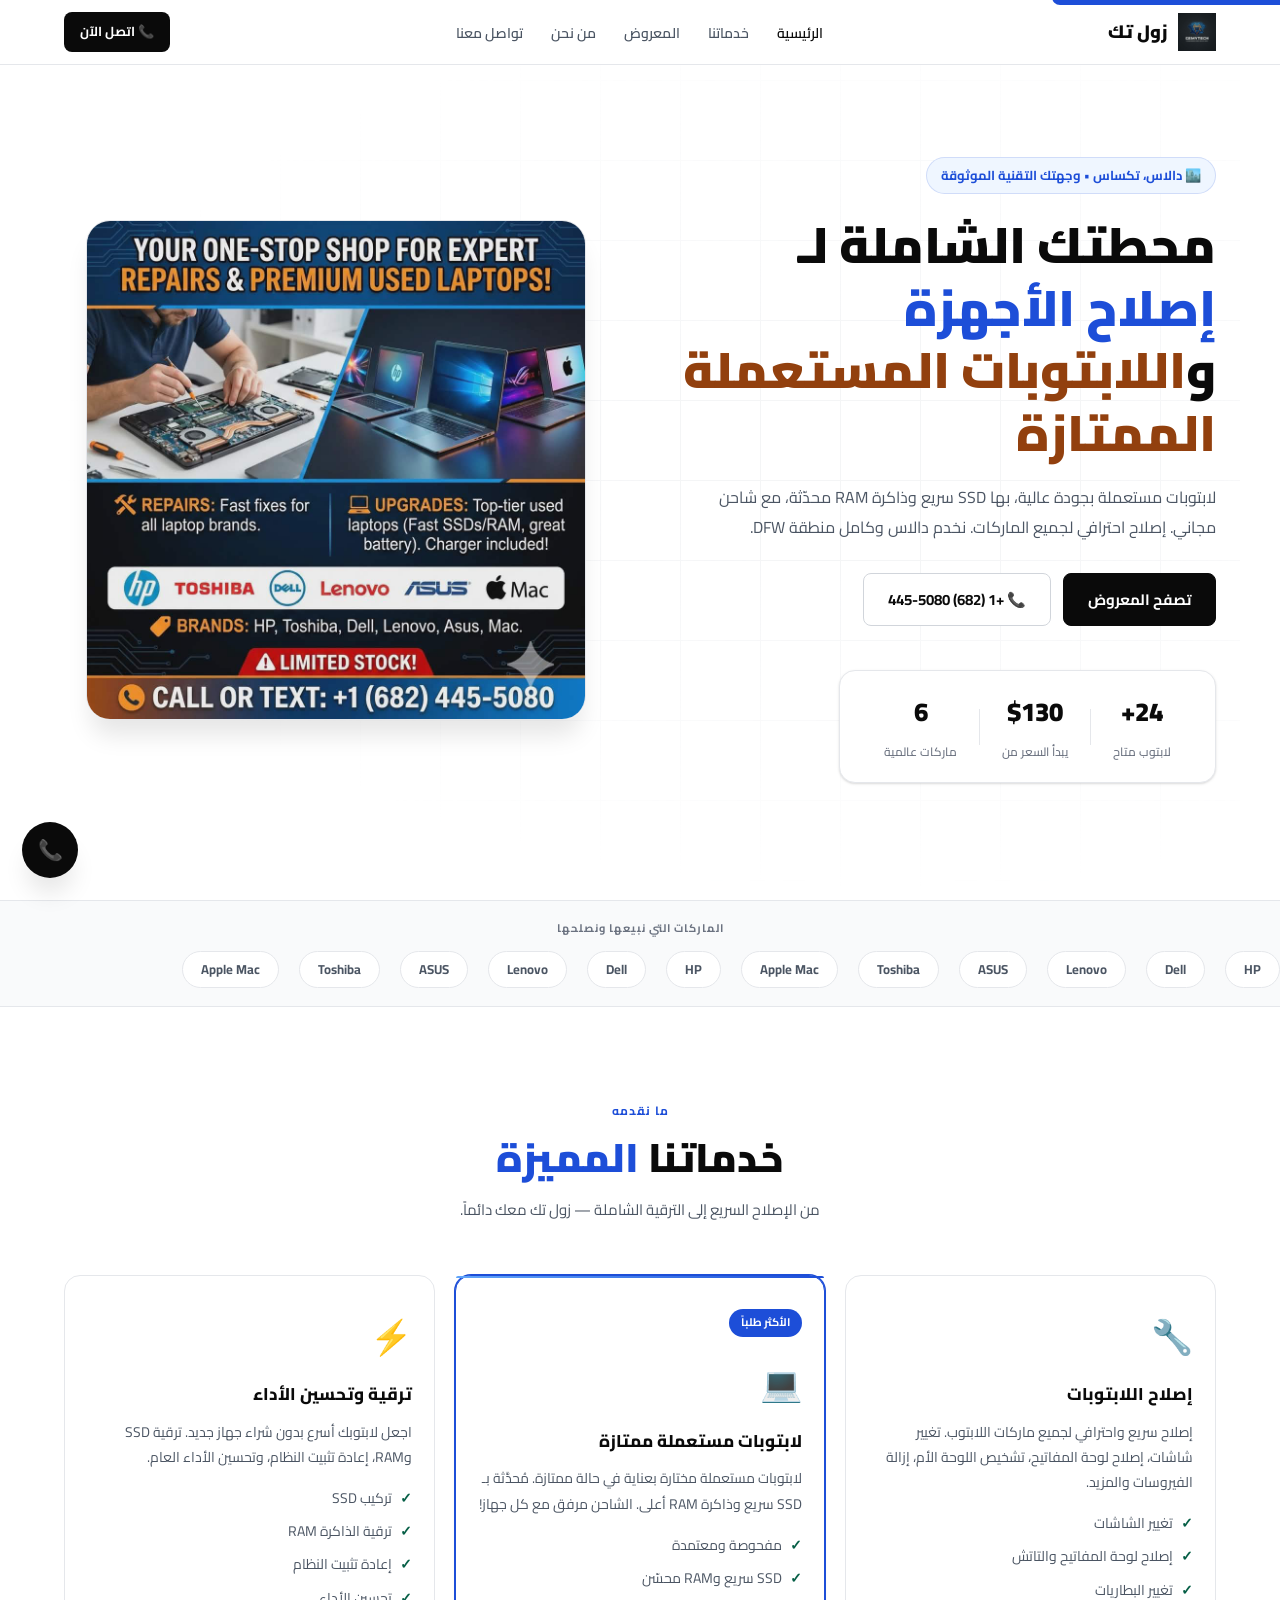
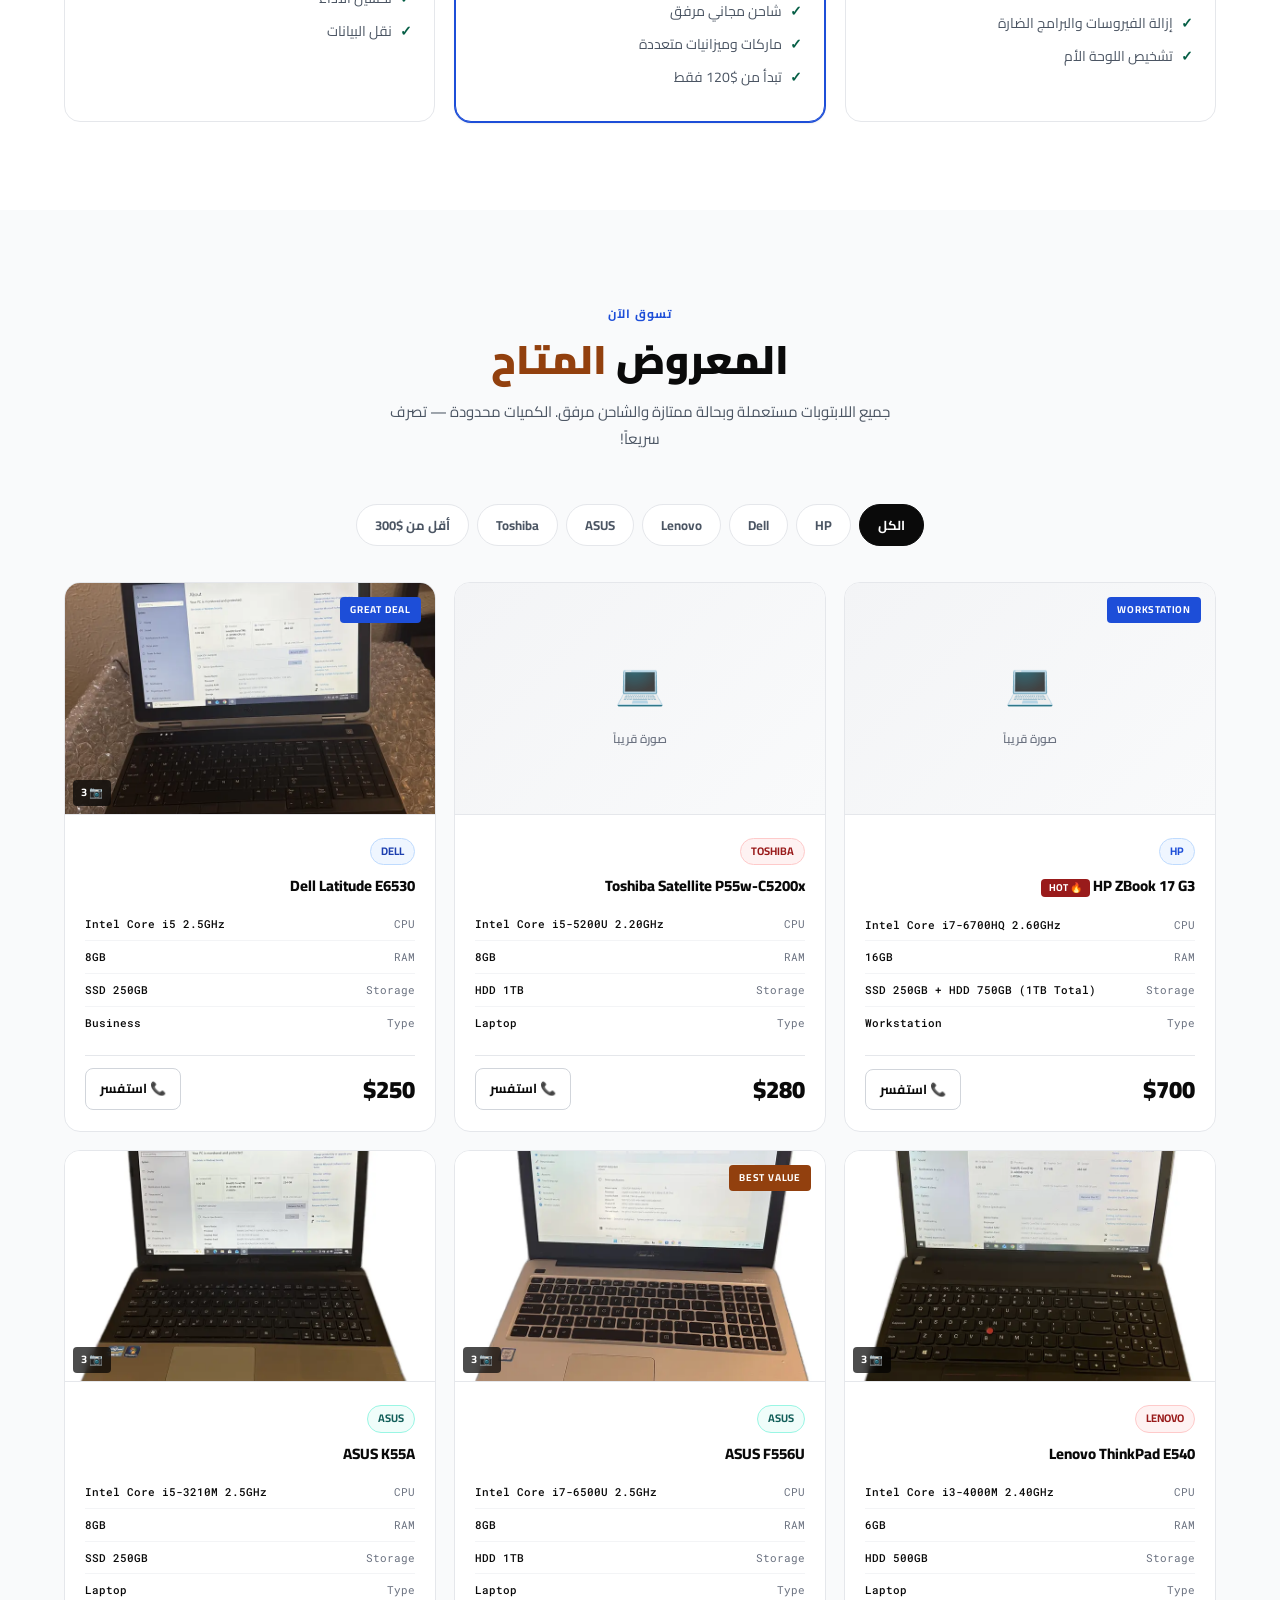
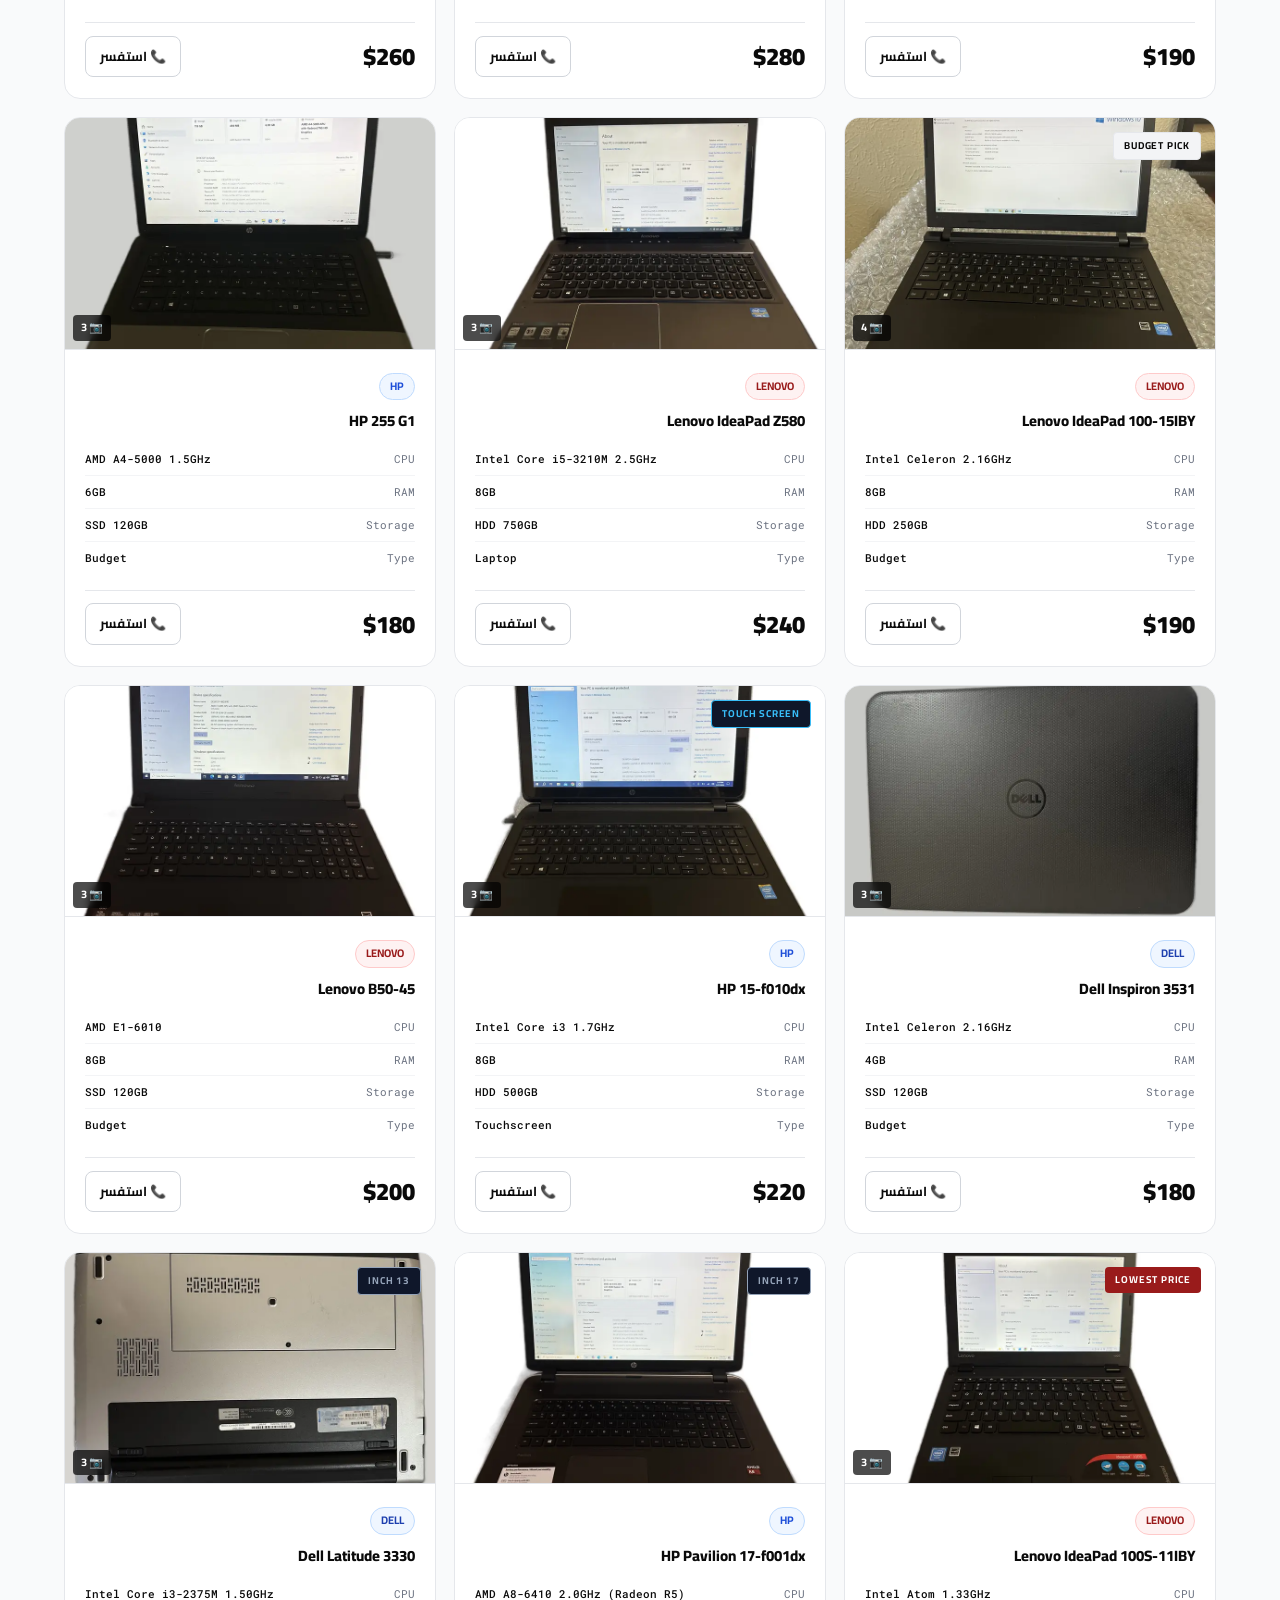
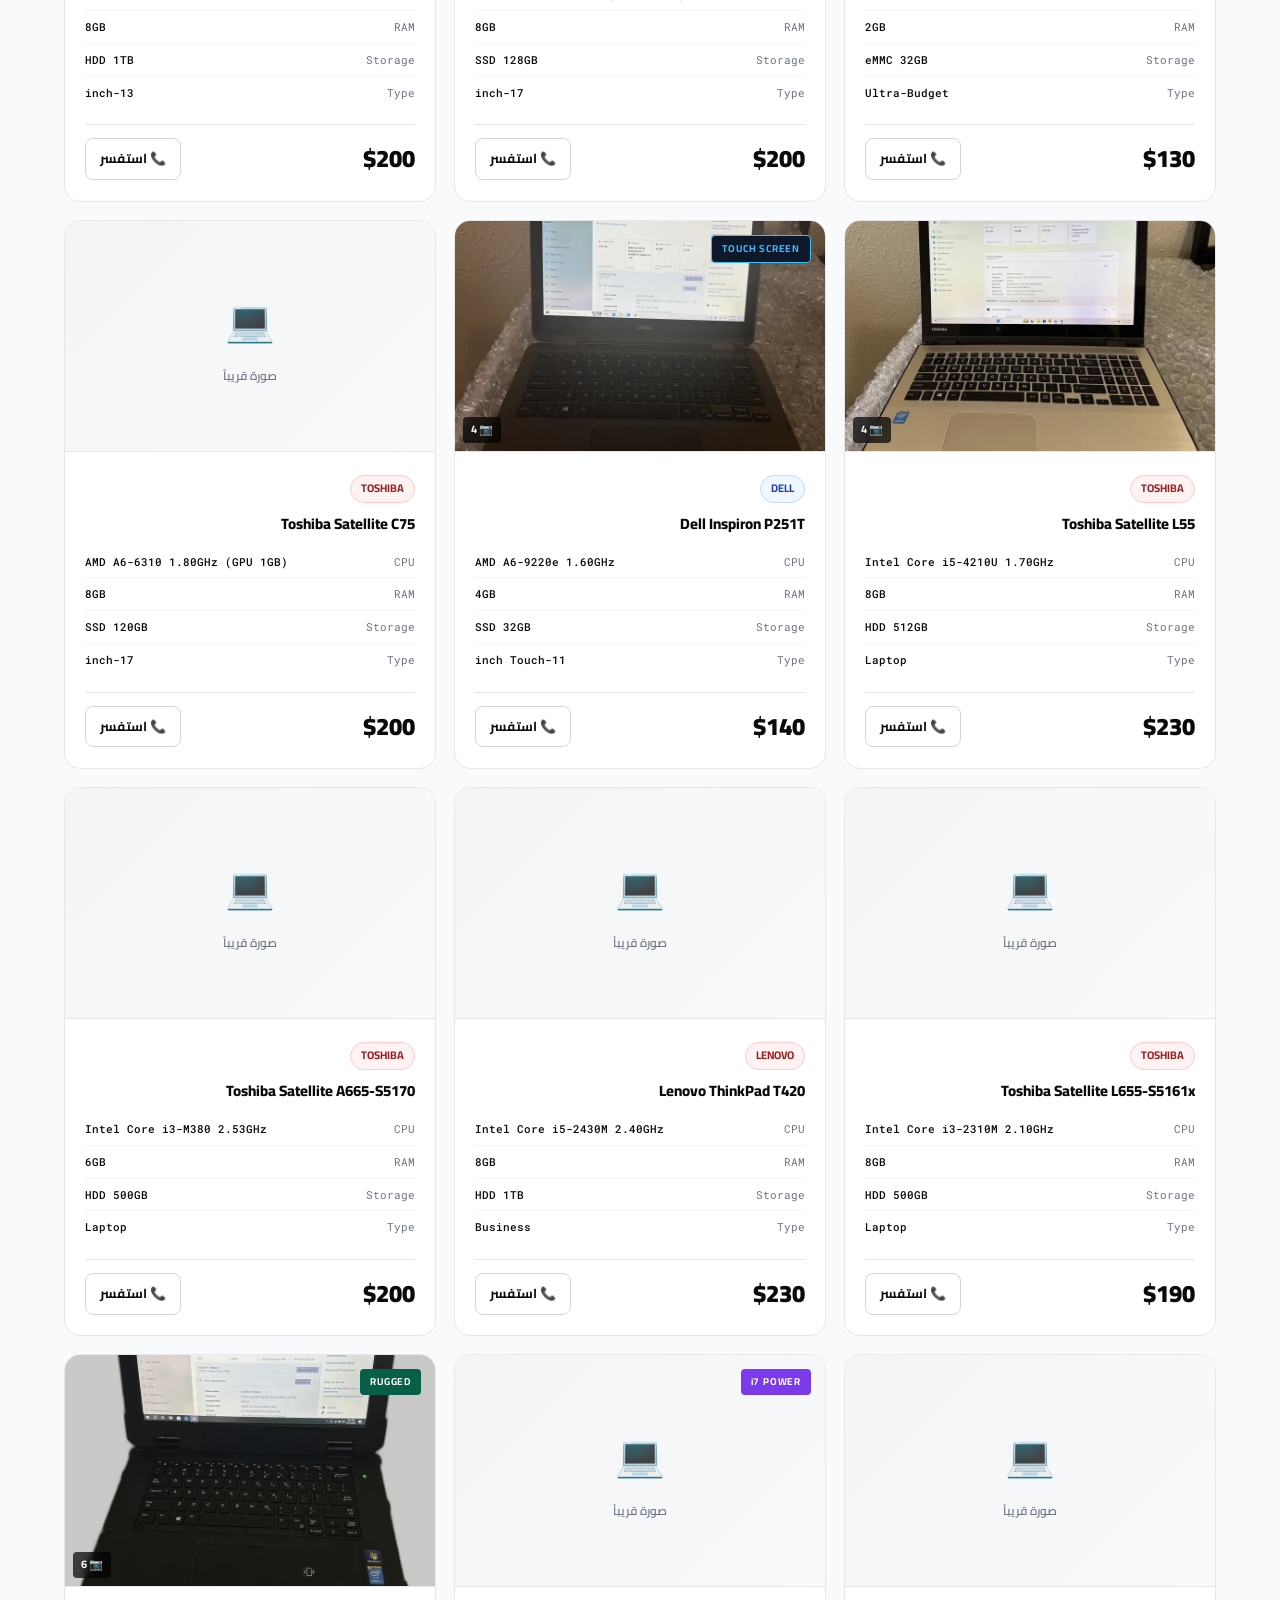
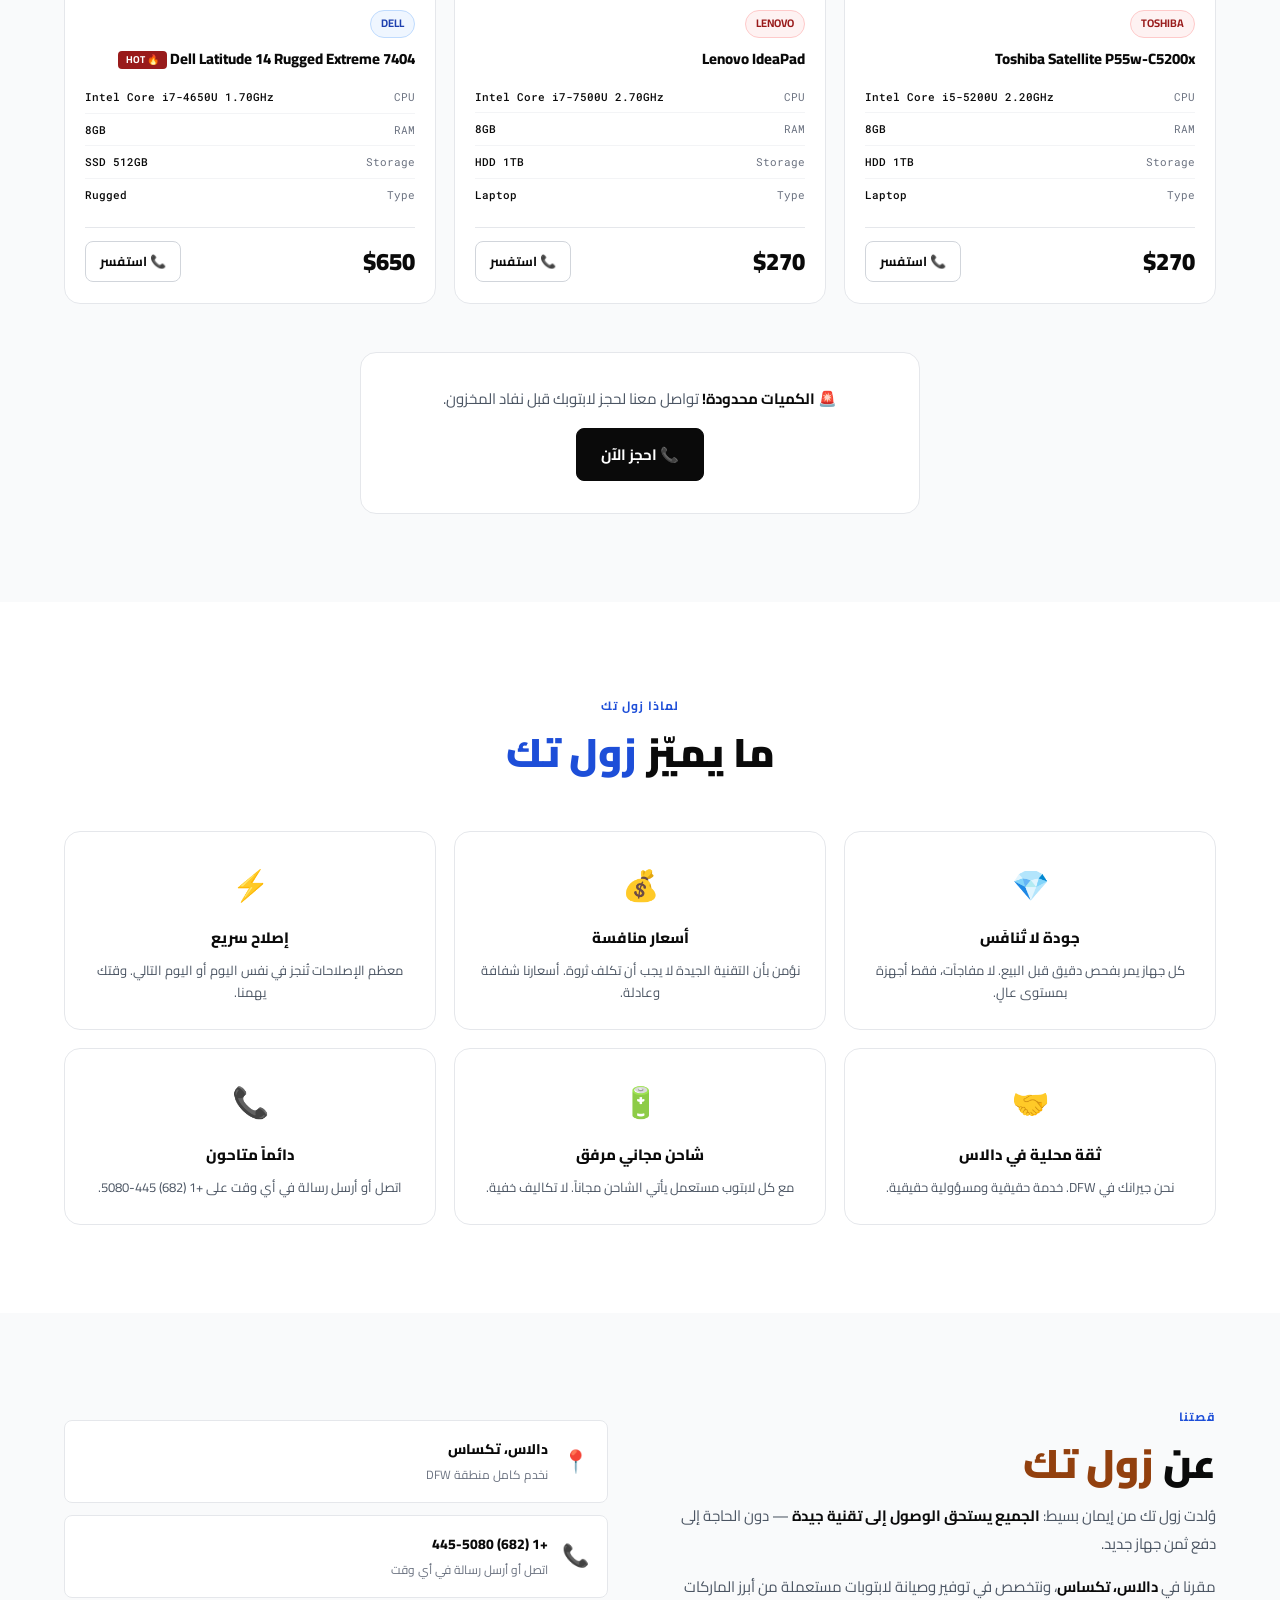
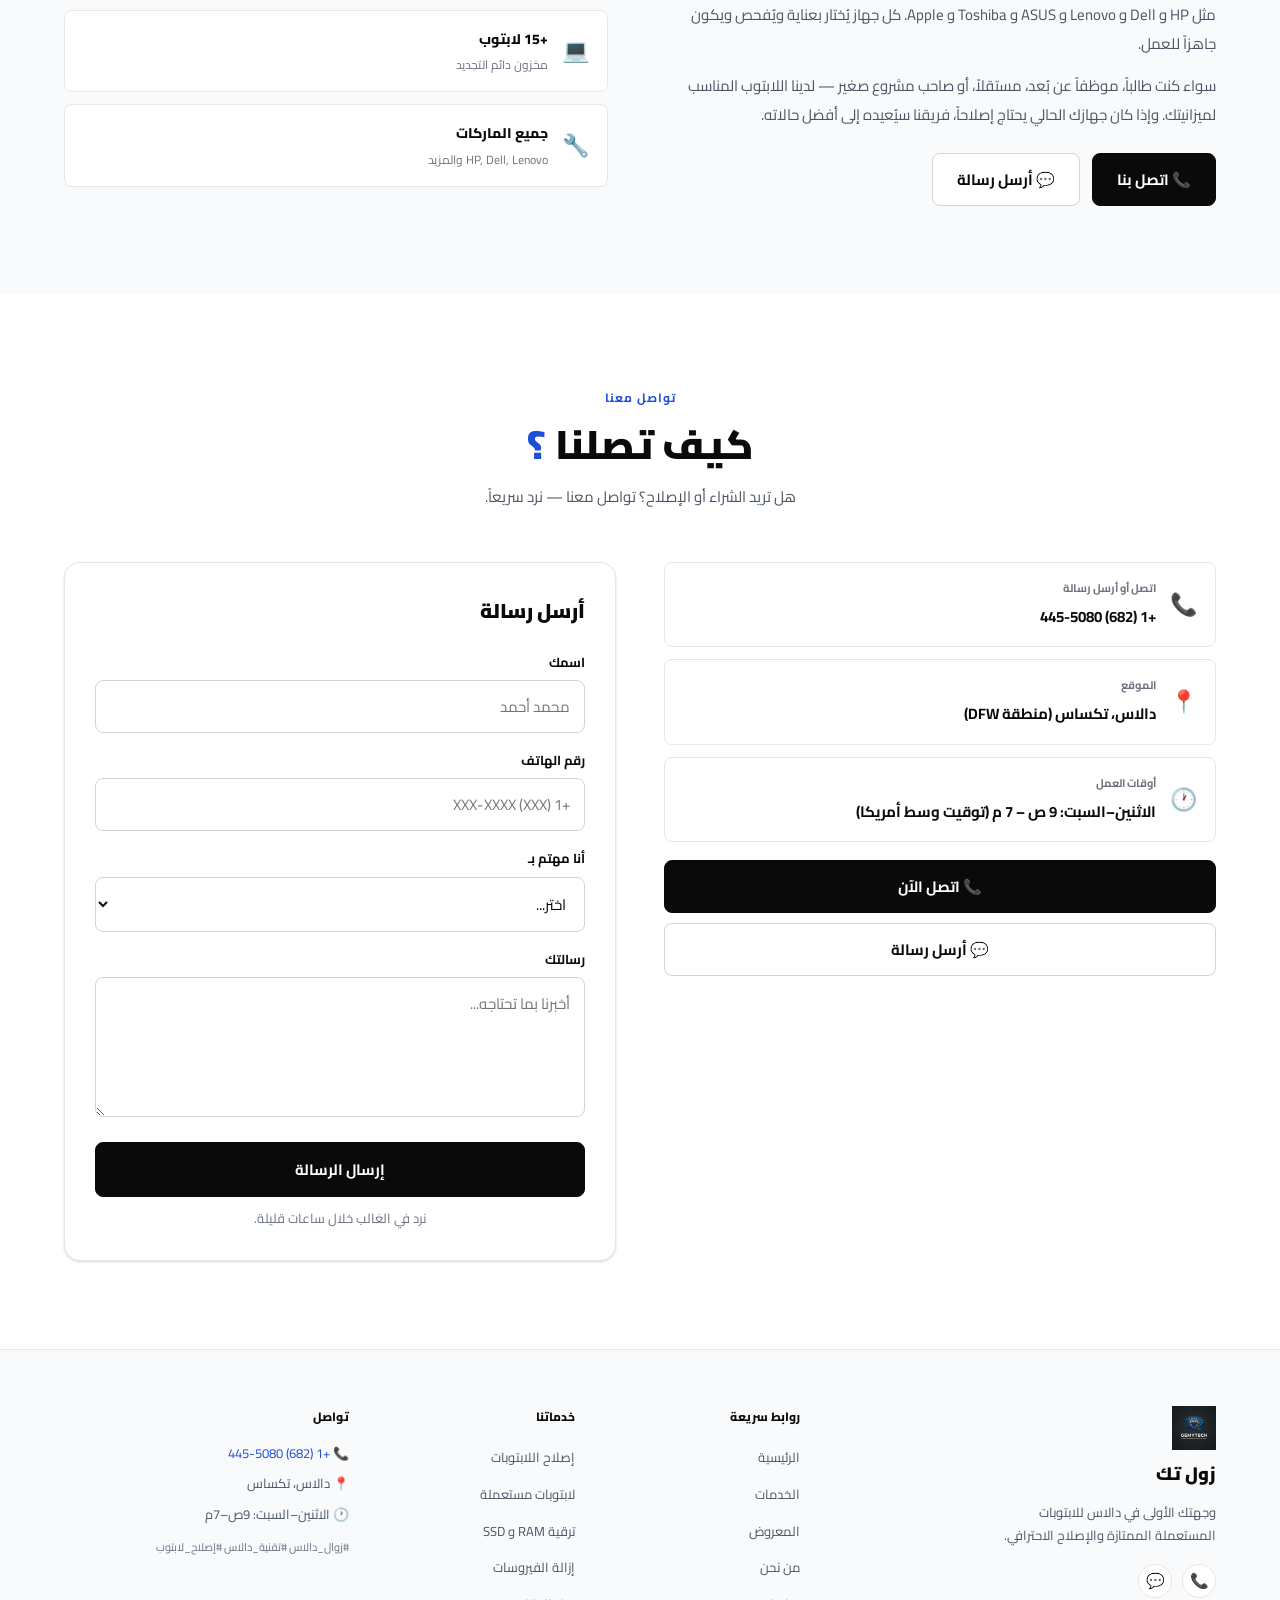
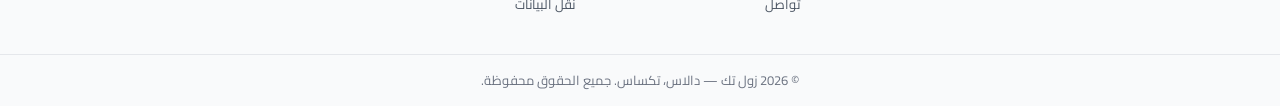
<file: index.html>
<!DOCTYPE html>
<html lang="ar" dir="rtl">

<head>
  <meta charset="UTF-8" />
  <meta name="viewport" content="width=device-width, initial-scale=1.0" />
  <title>زول تك | إصلاح الأجهزة واللابتوبات المستعملة الممتازة — دالاس، تكساس</title>
  <meta name="description"
    content="زول تك هو وجهتك الأولى في دالاس للحصول على لابتوبات مستعملة عالية الجودة وخدمات إصلاح احترافية. اتصل بنا: +1 (682) 445-5080" />
  <link rel="preconnect" href="https://fonts.googleapis.com" />
  <link rel="preconnect" href="https://fonts.gstatic.com" crossorigin />
  <link
    href="https://fonts.googleapis.com/css2?family=Cairo:wght@400;500;600;700;800;900&family=Roboto+Mono:wght@500&display=swap"
    rel="stylesheet" />
  <link rel="stylesheet" href="style.css" />
</head>

<body>

  <a href="#services" class="skip-link">الانتقال إلى المحتوى الرئيسي</a>

  <!-- ===== NAVBAR ===== -->
  <nav id="navbar">
    <div class="nav-container">
      <a href="#home" class="nav-logo">
        <img src="logo.png" alt="شعار زول تك" class="logo-img" />
        <span class="brand-name">زول تك</span>
      </a>
      <ul class="nav-links" id="navLinks">
        <li><a href="#home">الرئيسية</a></li>
        <li><a href="#services">خدماتنا</a></li>
        <li><a href="#inventory">المعروض</a></li>
        <li><a href="#about">من نحن</a></li>
        <li><a href="#contact">تواصل معنا</a></li>
      </ul>
      <a href="tel:+16824455080" class="btn-nav-cta">📞 اتصل الآن</a>
      <button class="hamburger" id="hamburger" aria-label="فتح القائمة">
        <span></span><span></span><span></span>
      </button>
    </div>
  </nav>

  <!-- ===== HERO ===== -->
  <section id="home" class="hero">
    <div class="hero-grid-bg"></div>
    <div class="hero-content">
      <span class="hero-badge">🏙️ دالاس، تكساس • وجهتك التقنية الموثوقة</span>
      <h1 class="hero-title">محطتك الشاملة لـ<br /><span class="accent-blue">إصلاح الأجهزة</span><br />و<span
          class="accent-gold">اللابتوبات المستعملة الممتازة</span></h1>
      <p class="hero-subtitle">لابتوبات مستعملة بجودة عالية، بها SSD سريع وذاكرة RAM محدّثة، مع شاحن مجاني. إصلاح
        احترافي لجميع الماركات. نخدم دالاس وكامل منطقة DFW.</p>
      <div class="hero-actions">
        <a href="#inventory" class="btn-primary" id="hero-browse-btn">تصفح المعروض</a>
        <a href="tel:+16824455080" class="btn-secondary" id="hero-call-btn">📞 +1 (682) 445-5080</a>
      </div>
      <div class="hero-stats">
        <div class="stat-item">
          <span class="stat-number">24+</span>
          <span class="stat-label">لابتوب متاح</span>
        </div>
        <div class="stat-divider"></div>
        <div class="stat-item">
          <span class="stat-number">$130</span>
          <span class="stat-label">يبدأ السعر من</span>
        </div>
        <div class="stat-divider"></div>
        <div class="stat-item">
          <span class="stat-number">6</span>
          <span class="stat-label">ماركات عالمية</span>
        </div>
      </div>
    </div>
    <div class="hero-visual">
      <div class="hero-image-wrapper">
        <img src="ad.jpeg" alt="زول تك - إصلاح ولابتوبات مستعملة" class="hero-ad-img" />
      </div>
    </div>
  </section>

  <!-- ===== BRANDS TICKER ===== -->
  <section class="brands-section">
    <div class="brands-label">الماركات التي نبيعها ونصلحها</div>
    <div class="brands-ticker">
      <div class="brands-track">
        <span class="brand-tag">HP</span>
        <span class="brand-tag">Dell</span>
        <span class="brand-tag">Lenovo</span>
        <span class="brand-tag">ASUS</span>
        <span class="brand-tag">Toshiba</span>
        <span class="brand-tag">Apple Mac</span>
        <span class="brand-tag">HP</span>
        <span class="brand-tag">Dell</span>
        <span class="brand-tag">Lenovo</span>
        <span class="brand-tag">ASUS</span>
        <span class="brand-tag">Toshiba</span>
        <span class="brand-tag">Apple Mac</span>
      </div>
    </div>
  </section>

  <!-- ===== SERVICES ===== -->
  <section id="services" class="services-section">
    <div class="container">
      <div class="section-header">
        <span class="section-eyebrow">ما نقدمه</span>
        <h2 class="section-title">خدماتنا <span class="accent-blue">المميزة</span></h2>
        <p class="section-sub">من الإصلاح السريع إلى الترقية الشاملة — زول تك معك دائماً.</p>
      </div>
      <div class="services-grid">
        <div class="service-card" id="service-repairs">
          <div class="service-icon">🔧</div>
          <h3>إصلاح اللابتوبات</h3>
          <p>إصلاح سريع واحترافي لجميع ماركات اللابتوب. تغيير شاشات، إصلاح لوحة المفاتيح، تشخيص اللوحة الأم، إزالة
            الفيروسات والمزيد.</p>
          <ul class="service-list">
            <li>تغيير الشاشات</li>
            <li>إصلاح لوحة المفاتيح والتاتش</li>
            <li>تغيير البطاريات</li>
            <li>إزالة الفيروسات والبرامج الضارة</li>
            <li>تشخيص اللوحة الأم</li>
          </ul>
        </div>
        <div class="service-card featured" id="service-laptops">
          <div class="featured-badge">الأكثر طلباً</div>
          <div class="service-icon">💻</div>
          <h3>لابتوبات مستعملة ممتازة</h3>
          <p>لابتوبات مستعملة مختارة بعناية في حالة ممتازة. مُحدَّثة بـ SSD سريع وذاكرة RAM أعلى. الشاحن مرفق مع كل
            جهاز!</p>
          <ul class="service-list">
            <li>مفحوصة ومعتمدة</li>
            <li>SSD سريع وRAM محسّن</li>
            <li>شاحن مجاني مرفق</li>
            <li>ماركات وميزانيات متعددة</li>
            <li>تبدأ من $120 فقط</li>
          </ul>
        </div>
        <div class="service-card" id="service-upgrades">
          <div class="service-icon">⚡</div>
          <h3>ترقية وتحسين الأداء</h3>
          <p>اجعل لابتوبك أسرع بدون شراء جهاز جديد. ترقية SSD وRAM، إعادة تثبيت النظام، وتحسين الأداء العام.</p>
          <ul class="service-list">
            <li>تركيب SSD</li>
            <li>ترقية الذاكرة RAM</li>
            <li>إعادة تثبيت النظام</li>
            <li>تحسين الأداء</li>
            <li>نقل البيانات</li>
          </ul>
        </div>
      </div>
    </div>
  </section>

  <!-- ===== INVENTORY ===== -->
  <section id="inventory" class="inventory-section">
    <div class="container">
      <div class="section-header">
        <span class="section-eyebrow">تسوق الآن</span>
        <h2 class="section-title">المعروض <span class="accent-gold">المتاح</span></h2>
        <p class="section-sub">جميع اللابتوبات مستعملة وبحالة ممتازة والشاحن مرفق. الكميات محدودة — تصرف سريعاً!</p>
      </div>
      <div class="filter-bar" id="filterBar">
        <button class="filter-btn active" data-filter="all" id="filter-all">الكل</button>
        <button class="filter-btn" data-filter="hp" id="filter-hp">HP</button>
        <button class="filter-btn" data-filter="dell" id="filter-dell">Dell</button>
        <button class="filter-btn" data-filter="lenovo" id="filter-lenovo">Lenovo</button>
        <button class="filter-btn" data-filter="asus" id="filter-asus">ASUS</button>
        <button class="filter-btn" data-filter="toshiba" id="filter-toshiba">Toshiba</button>
        <button class="filter-btn" data-filter="under300" id="filter-budget">أقل من $300</button>
      </div>
      <div class="inventory-grid" id="inventoryGrid"></div>
      <div class="inventory-cta">
        <p>🚨 <strong>الكميات محدودة!</strong> تواصل معنا لحجز لابتوبك قبل نفاد المخزون.</p>
        <a href="tel:+16824455080" class="btn-primary" id="inventory-cta-btn">📞 احجز الآن</a>
      </div>
    </div>
  </section>

  <!-- ===== WHY US ===== -->
  <section class="why-section">
    <div class="container">
      <div class="section-header">
        <span class="section-eyebrow">لماذا زول تك</span>
        <h2 class="section-title">ما يميّز <span class="accent-blue">زول تك</span></h2>
      </div>
      <div class="why-grid">
        <div class="why-card">
          <div class="why-icon">💎</div>
          <h4>جودة لا تُنافَس</h4>
          <p>كل جهاز يمر بفحص دقيق قبل البيع. لا مفاجآت، فقط أجهزة بمستوى عالٍ.</p>
        </div>
        <div class="why-card">
          <div class="why-icon">💰</div>
          <h4>أسعار منافسة</h4>
          <p>نؤمن بأن التقنية الجيدة لا يجب أن تكلف ثروة. أسعارنا شفافة وعادلة.</p>
        </div>
        <div class="why-card">
          <div class="why-icon">⚡</div>
          <h4>إصلاح سريع</h4>
          <p>معظم الإصلاحات تُنجز في نفس اليوم أو اليوم التالي. وقتك يهمنا.</p>
        </div>
        <div class="why-card">
          <div class="why-icon">🤝</div>
          <h4>ثقة محلية في دالاس</h4>
          <p>نحن جيرانك في DFW. خدمة حقيقية ومسؤولية حقيقية.</p>
        </div>
        <div class="why-card">
          <div class="why-icon">🔋</div>
          <h4>شاحن مجاني مرفق</h4>
          <p>مع كل لابتوب مستعمل يأتي الشاحن مجاناً. لا تكاليف خفية.</p>
        </div>
        <div class="why-card">
          <div class="why-icon">📞</div>
          <h4>دائماً متاحون</h4>
          <p>اتصل أو أرسل رسالة في أي وقت على +1 (682) 445-5080.</p>
        </div>
      </div>
    </div>
  </section>

  <!-- ===== ABOUT ===== -->
  <section id="about" class="about-section">
    <div class="container about-grid">
      <div class="about-text">
        <span class="section-eyebrow">قصتنا</span>
        <h2 class="section-title">عن <span class="accent-gold">زول تك</span></h2>
        <p>وُلدت زول تك من إيمان بسيط: <strong>الجميع يستحق الوصول إلى تقنية جيدة</strong> — دون الحاجة إلى دفع ثمن
          جهاز جديد.</p>
        <p>مقرنا في <strong>دالاس، تكساس</strong>، ونتخصص في توفير وصيانة لابتوبات مستعملة من أبرز الماركات مثل HP و
          Dell و Lenovo و ASUS و Toshiba و Apple. كل جهاز يُختار بعناية ويُفحص ويكون جاهزاً للعمل.</p>
        <p>سواء كنت طالباً، موظفاً عن بُعد، مستقلاً، أو صاحب مشروع صغير — لدينا اللابتوب المناسب لميزانيتك. وإذا كان
          جهازك الحالي يحتاج إصلاحاً، فريقنا سيُعيده إلى أفضل حالاته.</p>
        <div class="about-contact">
          <a href="tel:+16824455080" class="btn-primary" id="about-call-btn">📞 اتصل بنا</a>
          <a href="sms:+16824455080" class="btn-secondary" id="about-text-btn">💬 أرسل رسالة</a>
        </div>
      </div>
      <div class="about-visual">
        <div class="about-card-stack">
          <div class="about-badge-card">
            <div class="abc-icon">📍</div>
            <div>
              <strong>دالاس، تكساس</strong>
              <span>نخدم كامل منطقة DFW</span>
            </div>
          </div>
          <div class="about-badge-card">
            <div class="abc-icon">📞</div>
            <div>
              <strong>+1 (682) 445-5080</strong>
              <span>اتصل أو أرسل رسالة في أي وقت</span>
            </div>
          </div>
          <div class="about-badge-card">
            <div class="abc-icon">💻</div>
            <div>
              <strong>+15 لابتوب</strong>
              <span>مخزون دائم التجديد</span>
            </div>
          </div>
          <div class="about-badge-card">
            <div class="abc-icon">🔧</div>
            <div>
              <strong>جميع الماركات</strong>
              <span>HP, Dell, Lenovo والمزيد</span>
            </div>
          </div>
        </div>
      </div>
    </div>
  </section>

  <!-- ===== CONTACT ===== -->
  <section id="contact" class="contact-section">
    <div class="container">
      <div class="section-header">
        <span class="section-eyebrow">تواصل معنا</span>
        <h2 class="section-title">كيف تصلنا <span class="accent-blue">؟</span></h2>
        <p class="section-sub">هل تريد الشراء أو الإصلاح؟ تواصل معنا — نرد سريعاً.</p>
      </div>
      <div class="contact-grid">
        <div class="contact-info">
          <div class="contact-card" id="contact-phone">
            <div class="contact-icon">📞</div>
            <div>
              <h4>اتصل أو أرسل رسالة</h4>
              <a href="tel:+16824455080">+1 (682) 445-5080</a>
            </div>
          </div>
          <div class="contact-card" id="contact-location">
            <div class="contact-icon">📍</div>
            <div>
              <h4>الموقع</h4>
              <span>دالاس، تكساس (منطقة DFW)</span>
            </div>
          </div>
          <div class="contact-card" id="contact-hours">
            <div class="contact-icon">🕐</div>
            <div>
              <h4>أوقات العمل</h4>
              <span>الاثنين–السبت: 9 ص – 7 م (توقيت وسط أمريكا)</span>
            </div>
          </div>
          <div class="contact-ctas">
            <a href="tel:+16824455080" class="btn-primary full-width" id="contact-call-btn">📞 اتصل الآن</a>
            <a href="sms:+16824455080" class="btn-secondary full-width" id="contact-sms-btn">💬 أرسل رسالة</a>
          </div>
        </div>
        <div class="contact-form-wrapper">
          <form class="contact-form" id="contactForm">
            <h3>أرسل رسالة</h3>
            <div class="form-group">
              <label for="name">اسمك</label>
              <input type="text" id="name" placeholder="محمد أحمد" required />
            </div>
            <div class="form-group">
              <label for="phone">رقم الهاتف</label>
              <input type="tel" id="phone" placeholder="+1 (XXX) XXX-XXXX" />
            </div>
            <div class="form-group">
              <label for="interest">أنا مهتم بـ</label>
              <select id="interest">
                <option value="">اختر...</option>
                <option value="buy">شراء لابتوب</option>
                <option value="repair">إصلاح لابتوب</option>
                <option value="upgrade">ترقية / قطع غيار</option>
                <option value="other">أخرى</option>
              </select>
            </div>
            <div class="form-group">
              <label for="message">رسالتك</label>
              <textarea id="message" rows="4" placeholder="أخبرنا بما تحتاجه..."></textarea>
            </div>
            <button type="submit" class="btn-primary full-width" id="form-submit-btn">إرسال الرسالة</button>
            <p class="form-note">نرد في الغالب خلال ساعات قليلة.</p>
          </form>
        </div>
      </div>
    </div>
  </section>

  <!-- ===== FOOTER ===== -->
  <footer class="footer">
    <div class="container footer-grid">
      <div class="footer-brand">
        <img src="logo.png" alt="زول تك" class="footer-logo" />
        <span class="footer-brand-name">زول تك</span>
        <p>وجهتك الأولى في دالاس للابتوبات المستعملة الممتازة والإصلاح الاحترافي.</p>
        <div class="footer-social">
          <a href="tel:+16824455080" class="social-link" id="footer-call">📞</a>
          <a href="sms:+16824455080" class="social-link" id="footer-sms">💬</a>
        </div>
      </div>
      <div class="footer-links">
        <h5>روابط سريعة</h5>
        <ul>
          <li><a href="#home">الرئيسية</a></li>
          <li><a href="#services">الخدمات</a></li>
          <li><a href="#inventory">المعروض</a></li>
          <li><a href="#about">من نحن</a></li>
          <li><a href="#contact">تواصل</a></li>
        </ul>
      </div>
      <div class="footer-links">
        <h5>خدماتنا</h5>
        <ul>
          <li><a href="#services">إصلاح اللابتوبات</a></li>
          <li><a href="#services">لابتوبات مستعملة</a></li>
          <li><a href="#services">ترقية RAM و SSD</a></li>
          <li><a href="#services">إزالة الفيروسات</a></li>
          <li><a href="#services">نقل البيانات</a></li>
        </ul>
      </div>
      <div class="footer-contact">
        <h5>تواصل</h5>
        <p>📞 <a href="tel:+16824455080">+1 (682) 445-5080</a></p>
        <p>📍 دالاس، تكساس</p>
        <p>🕐 الاثنين–السبت: 9ص–7م</p>
        <p class="footer-hashtags">#زوال_دالاس #تقنية_دالاس #إصلاح_لابتوب</p>
      </div>
    </div>
    <div class="footer-bottom">
      <p>&copy; 2026 زول تك — دالاس، تكساس. جميع الحقوق محفوظة.</p>
    </div>
  </footer>

  <a href="tel:+16824455080" class="floating-cta" id="floatingCta" aria-label="اتصل بزول تك">
    📞
    <span class="floating-label">اتصل الآن</span>
  </a>

  <script src="script.js"></script>
</body>

</html>
</file>
<file: style.css>
/* =========================================
   زول تك — Arabic RTL Style
   Based on GemyTech Light Theme + RTL Overrides
   Font: Cairo (Arabic Google Font)
========================================= */

@import url('https://fonts.googleapis.com/css2?family=Cairo:wght@400;500;600;700;800;900&family=Roboto+Mono:wght@500&display=swap');

*,
*::before,
*::after {
    box-sizing: border-box;
    margin: 0;
    padding: 0;
}

:root {
    --bg: #FFFFFF;
    --bg-subtle: #F9FAFB;
    --bg-muted: #F3F4F6;
    --bg-card: #FFFFFF;
    --border: #E5E7EB;
    --border-dark: #D1D5DB;
    --text: #0A0A0A;
    --text-secondary: #4B5563;
    --text-muted: #6B7280;
    --blue: #1D4ED8;
    --blue-hover: #1E40AF;
    --blue-light: #EFF6FF;
    --blue-ring: rgba(29, 78, 216, 0.2);
    --gold: #92400E;
    --gold-bg: #FFFBEB;
    --red: #991B1B;
    --red-bg: #FEF2F2;
    --green: #065F46;
    --font-body: 'Cairo', 'Segoe UI', Arial, sans-serif;
    --font-mono: 'Roboto Mono', monospace;
    --radius: 8px;
    --radius-lg: 16px;
    --radius-xl: 24px;
    --transition: 0.2s ease;
    --shadow-sm: 0 1px 2px rgba(0, 0, 0, 0.05);
    --shadow: 0 1px 3px rgba(0, 0, 0, 0.1), 0 1px 2px rgba(0, 0, 0, 0.06);
    --shadow-md: 0 4px 6px -1px rgba(0, 0, 0, 0.1);
    --shadow-lg: 0 10px 15px -3px rgba(0, 0, 0, 0.1);
    --shadow-xl: 0 20px 25px -5px rgba(0, 0, 0, 0.1);
    --focus-ring: 0 0 0 3px var(--blue-ring);
}

html {
    scroll-behavior: smooth;
    font-size: 16px;
    direction: rtl;
}

body {
    font-family: var(--font-body);
    background-color: var(--bg);
    color: var(--text);
    line-height: 1.8;
    overflow-x: hidden;
    -webkit-font-smoothing: antialiased;
    direction: rtl;
    text-align: right;
}

a {
    text-decoration: none;
    color: var(--blue);
    transition: color var(--transition);
}

a:hover {
    color: var(--blue-hover);
}

ul {
    list-style: none;
}

img {
    max-width: 100%;
    display: block;
}

:focus-visible {
    outline: 2px solid var(--blue);
    outline-offset: 2px;
}

.skip-link {
    position: absolute;
    top: -40px;
    right: 0;
    background: var(--blue);
    color: #fff;
    padding: 8px 16px;
    z-index: 9999;
    font-weight: 600;
    border-radius: 0 0 0 var(--radius);
}

.skip-link:focus {
    top: 0;
}

::-webkit-scrollbar {
    width: 6px;
}

::-webkit-scrollbar-track {
    background: var(--bg-muted);
}

::-webkit-scrollbar-thumb {
    background: var(--border-dark);
    border-radius: 3px;
}

.container {
    max-width: 1200px;
    margin: 0 auto;
    padding: 0 24px;
}

.accent-blue {
    color: var(--blue);
}

.accent-gold {
    color: var(--gold);
}

.full-width {
    width: 100%;
}

/* ===== BUTTONS ===== */
.btn-primary {
    display: inline-flex;
    align-items: center;
    justify-content: center;
    gap: 8px;
    background: var(--text);
    color: var(--bg);
    font-family: var(--font-body);
    font-weight: 700;
    font-size: 15px;
    padding: 12px 24px;
    border-radius: var(--radius);
    border: 1px solid var(--text);
    cursor: pointer;
    transition: all var(--transition);
    letter-spacing: 0;
}

.btn-primary:hover {
    background: #262626;
    box-shadow: var(--shadow-md);
    transform: translateY(-1px);
}

.btn-secondary {
    display: inline-flex;
    align-items: center;
    justify-content: center;
    gap: 8px;
    background: var(--bg);
    color: var(--text);
    font-family: var(--font-body);
    font-weight: 700;
    font-size: 15px;
    padding: 12px 24px;
    border-radius: var(--radius);
    border: 1px solid var(--border-dark);
    cursor: pointer;
    transition: all var(--transition);
}

.btn-secondary:hover {
    background: var(--bg-muted);
    border-color: var(--text-muted);
    transform: translateY(-1px);
}

/* ===== NAVBAR ===== */
#navbar {
    position: fixed;
    top: 0;
    left: 0;
    right: 0;
    z-index: 1000;
    background: rgba(255, 255, 255, 0.88);
    backdrop-filter: blur(12px) saturate(180%);
    border-bottom: 1px solid var(--border);
    transition: all var(--transition);
}

#navbar.scrolled {
    background: rgba(255, 255, 255, 0.97);
    box-shadow: var(--shadow-sm);
}

.nav-container {
    max-width: 1200px;
    margin: 0 auto;
    padding: 0 24px;
    display: flex;
    align-items: center;
    justify-content: space-between;
    height: 64px;
}

.nav-logo {
    display: flex;
    align-items: center;
    gap: 10px;
}

.logo-img {
    height: 38px;
    width: auto;
}

.brand-name {
    font-size: 18px;
    font-weight: 900;
    color: var(--text);
    letter-spacing: 0;
    line-height: 1;
}

.nav-links {
    display: flex;
    gap: 4px;
    align-items: center;
}

.nav-links a {
    font-size: 14px;
    font-weight: 600;
    color: var(--text-secondary);
    transition: color var(--transition);
    padding: 6px 12px;
    border-radius: var(--radius);
}

.nav-links a:hover {
    color: var(--text);
    background: var(--bg-muted);
}

.btn-nav-cta {
    background: var(--text);
    color: var(--bg);
    font-weight: 700;
    font-size: 13px;
    padding: 8px 16px;
    border-radius: var(--radius);
    transition: all var(--transition);
    font-family: var(--font-body);
}

.btn-nav-cta:hover {
    background: #262626;
    color: var(--bg);
}

.hamburger {
    display: none;
    flex-direction: column;
    gap: 5px;
    background: none;
    border: none;
    cursor: pointer;
}

.hamburger span {
    display: block;
    width: 20px;
    height: 2px;
    background: var(--text);
    border-radius: 2px;
    transition: all var(--transition);
}

/* ===== HERO ===== */
.hero {
    display: grid;
    grid-template-columns: 1fr 1fr;
    gap: 64px;
    align-items: center;
    max-width: 1200px;
    margin: 0 auto;
    min-height: 100vh;
    padding: 100px 24px 60px;
    position: relative;
}

.hero-grid-bg {
    position: absolute;
    inset: 0;
    z-index: 0;
    background-image: linear-gradient(var(--border) 1px, transparent 1px), linear-gradient(90deg, var(--border) 1px, transparent 1px);
    background-size: 80px 80px;
    opacity: 0.4;
    mask-image: radial-gradient(ellipse at 70% 50%, black 20%, transparent 70%);
}

.hero-content {
    position: relative;
    z-index: 2;
}

.hero-visual {
    position: relative;
    z-index: 2;
    display: flex;
    justify-content: center;
    align-items: center;
}

.hero-ad-img {
    width: 100%;
    max-width: 500px;
    border-radius: var(--radius-xl);
    box-shadow: var(--shadow-xl);
    border: 1px solid var(--border);
}

.hero-badge {
    display: inline-flex;
    align-items: center;
    gap: 6px;
    background: var(--blue-light);
    border: 1px solid rgba(29, 78, 216, 0.15);
    color: var(--blue);
    padding: 6px 14px;
    border-radius: 50px;
    font-size: 13px;
    font-weight: 700;
    margin-bottom: 20px;
    animation: fadeInDown 0.5s ease;
}

.hero-title {
    font-size: clamp(26px, 4vw, 50px);
    font-weight: 900;
    line-height: 1.25;
    color: var(--text);
    margin-bottom: 18px;
    animation: fadeInUp 0.6s ease 0.1s both;
}

.hero-subtitle {
    font-size: 16px;
    color: var(--text-secondary);
    max-width: 500px;
    margin-bottom: 30px;
    line-height: 1.9;
    animation: fadeInUp 0.6s ease 0.15s both;
}

.hero-actions {
    display: flex;
    gap: 12px;
    flex-wrap: wrap;
    margin-bottom: 44px;
    animation: fadeInUp 0.6s ease 0.2s both;
}

.hero-stats {
    display: flex;
    align-items: center;
    background: var(--bg);
    border: 1px solid var(--border);
    border-radius: var(--radius-lg);
    padding: 18px 22px;
    box-shadow: var(--shadow);
    width: fit-content;
    animation: fadeInUp 0.6s ease 0.3s both;
}

.stat-item {
    text-align: center;
    padding: 0 22px;
}

.stat-number {
    display: block;
    font-size: 26px;
    color: var(--text);
    font-weight: 900;
}

.stat-label {
    font-size: 12px;
    color: var(--text-muted);
    font-weight: 500;
}

.stat-divider {
    width: 1px;
    height: 36px;
    background: var(--border);
}

/* ===== BRANDS TICKER ===== */
.brands-section {
    background: var(--bg-subtle);
    padding: 18px 0;
    border-top: 1px solid var(--border);
    border-bottom: 1px solid var(--border);
    overflow: hidden;
}

.brands-label {
    text-align: center;
    font-size: 11px;
    font-weight: 700;
    letter-spacing: 1px;
    color: var(--text-muted);
    margin-bottom: 12px;
    padding: 0 24px;
    text-transform: uppercase;
}

.brands-ticker {
    overflow: hidden;
}

.brands-track {
    display: flex;
    gap: 20px;
    width: max-content;
    animation: ticker 20s linear infinite;
}

.brand-tag {
    font-size: 13px;
    font-weight: 700;
    color: var(--text-secondary);
    padding: 6px 18px;
    border: 1px solid var(--border);
    border-radius: 50px;
    background: var(--bg);
    white-space: nowrap;
}

@keyframes ticker {
    0% {
        transform: translateX(0);
    }

    100% {
        transform: translateX(-50%);
    }
}

/* ===== SECTION COMMON ===== */
.section-header {
    text-align: center;
    margin-bottom: 52px;
}

.section-eyebrow {
    display: inline-block;
    font-size: 12px;
    font-weight: 700;
    letter-spacing: 1px;
    color: var(--blue);
    margin-bottom: 10px;
}

.section-title {
    font-size: clamp(24px, 3.5vw, 40px);
    font-weight: 900;
    color: var(--text);
    margin-bottom: 12px;
    line-height: 1.3;
}

.section-sub {
    font-size: 15px;
    color: var(--text-secondary);
    max-width: 520px;
    margin: 0 auto;
    line-height: 1.8;
}

/* ===== SERVICES ===== */
.services-section {
    padding: 88px 0;
    background: var(--bg);
}

.services-grid {
    display: grid;
    grid-template-columns: repeat(3, 1fr);
    gap: 20px;
}

.service-card {
    background: var(--bg);
    border: 1px solid var(--border);
    border-radius: var(--radius-lg);
    padding: 30px 22px;
    position: relative;
    transition: all var(--transition);
}

.service-card::before {
    content: '';
    position: absolute;
    top: 0;
    right: 0;
    left: 0;
    height: 2px;
    background: linear-gradient(90deg, #60A5FA, var(--blue));
    border-radius: var(--radius-lg) var(--radius-lg) 0 0;
    transform: scaleX(0);
    transform-origin: right;
    transition: transform 0.3s ease;
}

.service-card:hover::before {
    transform: scaleX(1);
}

.service-card:hover {
    transform: translateY(-4px);
    box-shadow: var(--shadow-lg);
}

.service-card.featured {
    border-color: var(--blue);
    box-shadow: 0 0 0 1px var(--blue), var(--shadow);
}

.service-card.featured::before {
    transform: scaleX(1);
}

.featured-badge {
    display: inline-block;
    background: var(--blue);
    color: #fff;
    font-size: 11px;
    font-weight: 700;
    padding: 4px 12px;
    border-radius: 50px;
    margin-bottom: 16px;
}

.service-icon {
    font-size: 34px;
    margin-bottom: 12px;
}

.service-card h3 {
    font-size: 17px;
    font-weight: 800;
    color: var(--text);
    margin-bottom: 10px;
}

.service-card p {
    color: var(--text-secondary);
    font-size: 14px;
    margin-bottom: 16px;
    line-height: 1.8;
}

.service-list {
    display: flex;
    flex-direction: column;
    gap: 8px;
}

.service-list li {
    font-size: 14px;
    color: var(--text-secondary);
    padding-right: 20px;
    position: relative;
}

.service-list li::before {
    content: '✓';
    position: absolute;
    right: 0;
    color: var(--green);
    font-weight: 700;
}

/* ===== INVENTORY ===== */
.inventory-section {
    padding: 88px 0;
    background: var(--bg-subtle);
}

.filter-bar {
    display: flex;
    gap: 8px;
    flex-wrap: wrap;
    justify-content: center;
    margin-bottom: 36px;
}

.filter-btn {
    background: var(--bg);
    border: 1px solid var(--border);
    color: var(--text-secondary);
    font-family: var(--font-body);
    font-size: 13px;
    font-weight: 700;
    padding: 8px 18px;
    border-radius: 50px;
    cursor: pointer;
    transition: all var(--transition);
}

.filter-btn:hover {
    background: var(--bg-muted);
    border-color: var(--border-dark);
    color: var(--text);
}

.filter-btn.active {
    background: var(--text);
    border-color: var(--text);
    color: var(--bg);
}

.inventory-grid {
    display: grid;
    grid-template-columns: repeat(auto-fill, minmax(280px, 1fr));
    gap: 18px;
    margin-bottom: 48px;
}

.laptop-card {
    background: var(--bg);
    border: 1px solid var(--border);
    border-radius: var(--radius-lg);
    padding: 0;
    overflow: hidden;
    transition: all var(--transition);
    position: relative;
    animation: fadeInUp 0.4s ease both;
}

.laptop-image-container {
    width: 100%;
    aspect-ratio: 16/10;
    background: var(--bg-muted);
    overflow: hidden;
    position: relative;
    border-bottom: 1px solid var(--border);
}

.laptop-img {
    width: 100%;
    height: 100%;
    object-fit: cover;
    transition: transform 0.4s ease;
}

.laptop-card:hover .laptop-img {
    transform: scale(1.08);
}

.laptop-card-content {
    padding: 20px;
}

.laptop-no-image {
    background: linear-gradient(135deg, var(--bg-muted) 0%, var(--bg-subtle) 100%);
}

.no-image-placeholder {
    display: flex;
    flex-direction: column;
    align-items: center;
    justify-content: center;
    height: 100%;
    gap: 8px;
}

.gallery-count {
    position: absolute;
    bottom: 8px;
    left: 8px;
    background: rgba(0, 0, 0, 0.7);
    color: #fff;
    font-size: 11px;
    font-weight: 700;
    padding: 3px 8px;
    border-radius: 4px;
    backdrop-filter: blur(4px);
}

.laptop-card.reveal {
    opacity: 0;
    transform: translateY(20px);
    transition: opacity 0.5s ease, transform 0.5s ease;
}

.laptop-card.reveal.visible {
    opacity: 1;
    transform: translateY(0);
}

.laptop-card:hover {
    transform: translateY(-4px);
    box-shadow: var(--shadow-lg);
    border-color: var(--border-dark);
}

.laptop-brand-badge {
    display: inline-block;
    font-size: 11px;
    font-weight: 700;
    padding: 3px 10px;
    border-radius: 50px;
    margin-bottom: 10px;
    text-transform: uppercase;
}

.brand-hp {
    background: #EFF6FF;
    color: #1D4ED8;
    border: 1px solid #BFDBFE;
}

.brand-dell {
    background: #EFF6FF;
    color: #1E40AF;
    border: 1px solid #BFDBFE;
}

.brand-lenovo {
    background: #FEF2F2;
    color: #991B1B;
    border: 1px solid #FECACA;
}

.brand-asus {
    background: #F0FDFA;
    color: #115E59;
    border: 1px solid #99F6E4;
}

.brand-toshiba {
    background: #FEF2F2;
    color: #991B1B;
    border: 1px solid #FECACA;
}

.brand-apple {
    background: var(--bg-muted);
    color: var(--text-secondary);
    border: 1px solid var(--border);
}

.laptop-card h4 {
    font-size: 15px;
    font-weight: 800;
    color: var(--text);
    margin-bottom: 12px;
    line-height: 1.4;
}

.laptop-specs {
    display: flex;
    flex-direction: column;
    gap: 0;
    margin-bottom: 16px;
}

.spec-row {
    display: flex;
    justify-content: space-between;
    align-items: center;
    font-size: 12px;
    padding: 6px 0;
    border-bottom: 1px solid var(--bg-muted);
}

.spec-row:last-child {
    border-bottom: none;
}

.spec-label {
    color: var(--text-muted);
    font-family: var(--font-mono);
    font-size: 11px;
}

.spec-value {
    color: var(--text);
    font-family: var(--font-mono);
    font-weight: 500;
    font-size: 11px;
}

.laptop-price-row {
    display: flex;
    align-items: center;
    justify-content: space-between;
    padding-top: 12px;
    border-top: 1px solid var(--border);
}

.laptop-price {
    font-size: 24px;
    color: var(--text);
    font-weight: 900;
}

.card-cta-btn {
    background: var(--bg);
    border: 1px solid var(--border-dark);
    color: var(--text);
    font-size: 13px;
    font-weight: 700;
    padding: 8px 14px;
    border-radius: var(--radius);
    cursor: pointer;
    transition: all var(--transition);
    font-family: var(--font-body);
}

.card-cta-btn:hover {
    background: var(--text);
    color: var(--bg);
    border-color: var(--text);
}

.stock-warning {
    position: absolute;
    top: 12px;
    left: 12px;
    background: var(--red-bg);
    color: var(--red);
    font-size: 10px;
    font-weight: 700;
    padding: 3px 8px;
    border-radius: 4px;
    border: 1px solid rgba(153, 27, 27, 0.15);
}

.inventory-cta {
    text-align: center;
    background: var(--bg);
    border: 1px solid var(--border);
    border-radius: var(--radius-lg);
    padding: 32px;
    max-width: 560px;
    margin: 0 auto;
}

.inventory-cta p {
    font-size: 15px;
    margin-bottom: 16px;
    color: var(--text-secondary);
}

.inventory-cta strong {
    color: var(--text);
}

/* ===== WHY SECTION ===== */
.why-section {
    padding: 88px 0;
    background: var(--bg);
}

.why-grid {
    display: grid;
    grid-template-columns: repeat(3, 1fr);
    gap: 18px;
}

.why-card {
    background: var(--bg);
    border: 1px solid var(--border);
    border-radius: var(--radius-lg);
    padding: 26px 18px;
    text-align: center;
    transition: all var(--transition);
}

.why-card:hover {
    transform: translateY(-3px);
    box-shadow: var(--shadow-md);
}

.why-icon {
    font-size: 30px;
    margin-bottom: 12px;
}

.why-card h4 {
    font-size: 15px;
    font-weight: 800;
    margin-bottom: 8px;
    color: var(--text);
}

.why-card p {
    font-size: 13px;
    color: var(--text-secondary);
    line-height: 1.7;
}

/* ===== ABOUT ===== */
.about-section {
    padding: 88px 0;
    background: var(--bg-subtle);
}

.about-grid {
    display: grid;
    grid-template-columns: 1fr 1fr;
    gap: 64px;
    align-items: center;
}

.about-text .section-eyebrow,
.about-text .section-title {
    text-align: right;
}

.about-text p {
    color: var(--text-secondary);
    font-size: 15px;
    margin-bottom: 14px;
    line-height: 1.9;
}

.about-text strong {
    color: var(--text);
}

.about-contact {
    display: flex;
    gap: 12px;
    flex-wrap: wrap;
    margin-top: 24px;
}

.about-card-stack {
    display: flex;
    flex-direction: column;
    gap: 12px;
}

.about-badge-card {
    display: flex;
    align-items: center;
    gap: 14px;
    background: var(--bg);
    border: 1px solid var(--border);
    border-radius: var(--radius);
    padding: 16px 18px;
    transition: all var(--transition);
}

.about-badge-card:hover {
    border-color: var(--border-dark);
    box-shadow: var(--shadow-md);
    transform: translateX(-4px);
}

.abc-icon {
    font-size: 22px;
}

.about-badge-card div {
    display: flex;
    flex-direction: column;
    gap: 2px;
}

.about-badge-card strong {
    font-size: 14px;
    color: var(--text);
    font-weight: 800;
}

.about-badge-card span {
    font-size: 12px;
    color: var(--text-muted);
}

/* ===== CONTACT ===== */
.contact-section {
    padding: 88px 0;
    background: var(--bg);
}

.contact-grid {
    display: grid;
    grid-template-columns: 1fr 1fr;
    gap: 48px;
}

.contact-info {
    display: flex;
    flex-direction: column;
    gap: 12px;
}

.contact-card {
    display: flex;
    align-items: center;
    gap: 14px;
    background: var(--bg);
    border: 1px solid var(--border);
    border-radius: var(--radius);
    padding: 16px 18px;
}

.contact-icon {
    font-size: 22px;
}

.contact-card h4 {
    font-size: 11px;
    color: var(--text-muted);
    margin-bottom: 3px;
    font-weight: 700;
}

.contact-card a,
.contact-card span {
    font-size: 15px;
    font-weight: 700;
    color: var(--text);
}

.contact-card a:hover {
    color: var(--blue);
}

.contact-ctas {
    display: flex;
    flex-direction: column;
    gap: 10px;
    margin-top: 6px;
}

.contact-form-wrapper {
    background: var(--bg);
    border: 1px solid var(--border);
    border-radius: var(--radius-lg);
    padding: 30px;
    box-shadow: var(--shadow);
}

.contact-form h3 {
    font-size: 20px;
    font-weight: 900;
    margin-bottom: 22px;
    color: var(--text);
}

.form-group {
    margin-bottom: 16px;
}

.form-group label {
    display: block;
    font-size: 13px;
    font-weight: 700;
    color: var(--text);
    margin-bottom: 6px;
}

.form-group input,
.form-group select,
.form-group textarea {
    width: 100%;
    padding: 11px 14px;
    background: var(--bg);
    border: 1px solid var(--border-dark);
    border-radius: var(--radius);
    color: var(--text);
    font-family: var(--font-body);
    font-size: 15px;
    outline: none;
    transition: border-color var(--transition), box-shadow var(--transition);
    direction: rtl;
    text-align: right;
}

.form-group input:focus,
.form-group select:focus,
.form-group textarea:focus {
    border-color: var(--blue);
    box-shadow: var(--focus-ring);
}

.form-group textarea {
    resize: vertical;
    min-height: 100px;
}

.form-note {
    text-align: center;
    font-size: 13px;
    color: var(--text-muted);
    margin-top: 10px;
}

/* ===== FOOTER ===== */
.footer {
    background: var(--bg-subtle);
    border-top: 1px solid var(--border);
    padding: 56px 0 0;
}

.footer-grid {
    display: grid;
    grid-template-columns: 2fr 1fr 1fr 1.5fr;
    gap: 36px;
    padding-bottom: 36px;
}

.footer-logo {
    height: 44px;
    width: auto;
    margin-bottom: 8px;
}

.footer-brand-name {
    display: block;
    font-size: 18px;
    font-weight: 900;
    color: var(--text);
    margin-bottom: 10px;
}

.footer-brand p {
    font-size: 13px;
    color: var(--text-secondary);
    max-width: 240px;
    line-height: 1.8;
}

.footer-social {
    display: flex;
    gap: 10px;
    margin-top: 16px;
}

.social-link {
    width: 34px;
    height: 34px;
    display: flex;
    align-items: center;
    justify-content: center;
    background: var(--bg);
    border: 1px solid var(--border);
    border-radius: 50%;
    font-size: 15px;
    transition: all var(--transition);
}

.social-link:hover {
    background: var(--text);
    border-color: var(--text);
    transform: translateY(-2px);
}

.footer-links h5 {
    font-size: 12px;
    font-weight: 800;
    color: var(--text);
    margin-bottom: 14px;
}

.footer-links ul {
    display: flex;
    flex-direction: column;
    gap: 8px;
}

.footer-links a {
    font-size: 13px;
    color: var(--text-secondary);
    transition: color var(--transition);
}

.footer-links a:hover {
    color: var(--text);
}

.footer-contact h5 {
    font-size: 12px;
    font-weight: 800;
    color: var(--text);
    margin-bottom: 14px;
}

.footer-contact p {
    font-size: 13px;
    color: var(--text-secondary);
    margin-bottom: 7px;
}

.footer-contact a {
    color: var(--blue);
}

.footer-hashtags {
    color: var(--text-muted) !important;
    font-size: 11px !important;
    margin-top: 12px !important;
}

.footer-bottom {
    border-top: 1px solid var(--border);
    padding: 14px 24px;
    text-align: center;
}

.footer-bottom p {
    font-size: 13px;
    color: var(--text-muted);
}

/* ===== FLOATING CTA ===== */
.floating-cta {
    position: fixed;
    bottom: 22px;
    left: 22px;
    z-index: 1000;
    background: var(--text);
    color: var(--bg);
    font-size: 20px;
    width: 56px;
    height: 56px;
    display: flex;
    align-items: center;
    justify-content: center;
    border-radius: 50%;
    box-shadow: var(--shadow-xl);
    transition: all 0.4s cubic-bezier(0.175, 0.885, 0.32, 1.275);
    overflow: hidden;
}

.floating-cta:hover {
    width: 150px;
    border-radius: 30px;
    background: #25D366;
    color: white;
    transform: translateY(-5px);
}

.floating-label {
    display: none;
    font-size: 14px;
    font-weight: 800;
    white-space: nowrap;
    margin-right: 8px;
    color: white;
}

.floating-cta:hover .floating-label {
    display: block;
}

/* ===== ANIMATIONS ===== */
@keyframes fadeInUp {
    from {
        opacity: 0;
        transform: translateY(20px);
    }

    to {
        opacity: 1;
        transform: translateY(0);
    }
}

@keyframes fadeInDown {
    from {
        opacity: 0;
        transform: translateY(-12px);
    }

    to {
        opacity: 1;
        transform: translateY(0);
    }
}

.reveal {
    opacity: 0;
    transform: translateY(20px);
    transition: opacity 0.6s ease, transform 0.6s ease;
}

.reveal.visible {
    opacity: 1;
    transform: translateY(0);
}

@media (prefers-reduced-motion: reduce) {

    *,
    *::before,
    *::after {
        animation-duration: 0.01ms !important;
        transition-duration: 0.01ms !important;
    }

    .reveal {
        opacity: 1;
        transform: none;
    }
}

/* ===== RESPONSIVE ===== */
@media (max-width: 1024px) {
    .hero {
        grid-template-columns: 1fr;
        text-align: center;
    }

    .hero-visual {
        order: -1;
    }

    .hero-content .section-eyebrow,
    .hero-title,
    .hero-subtitle {
        text-align: center;
        margin-right: auto;
        margin-left: auto;
    }

    .hero-actions {
        justify-content: center;
    }

    .hero-stats {
        margin: 0 auto;
    }

    .services-grid {
        grid-template-columns: 1fr 1fr;
    }

    .why-grid {
        grid-template-columns: 1fr 1fr;
    }

    .about-grid {
        grid-template-columns: 1fr;
        gap: 36px;
    }

    .footer-grid {
        grid-template-columns: 1fr 1fr;
    }
}

@media (max-width: 768px) {
    .nav-links {
        display: none;
        position: fixed;
        top: 64px;
        left: 0;
        right: 0;
        bottom: 0;
        flex-direction: column;
        background: rgba(255, 255, 255, 0.98);
        align-items: center;
        justify-content: center;
        gap: 24px;
        z-index: 999;
    }

    .nav-links.open {
        display: flex;
    }

    .btn-nav-cta {
        display: none;
    }

    .hamburger {
        display: flex;
    }

    .services-grid,
    .why-grid,
    .contact-grid {
        grid-template-columns: 1fr;
    }

    .footer-grid {
        grid-template-columns: 1fr;
    }

    .hero-stats {
        flex-direction: column;
    }

    .stat-divider {
        width: 80%;
        height: 1px;
    }
}

@media (max-width: 480px) {
    .hero-title {
        font-size: 24px;
    }

    .section-title {
        font-size: 22px;
    }

    .hero {
        padding: 80px 16px 40px;
    }

    .container {
        padding: 0 16px;
    }
}
</file>
